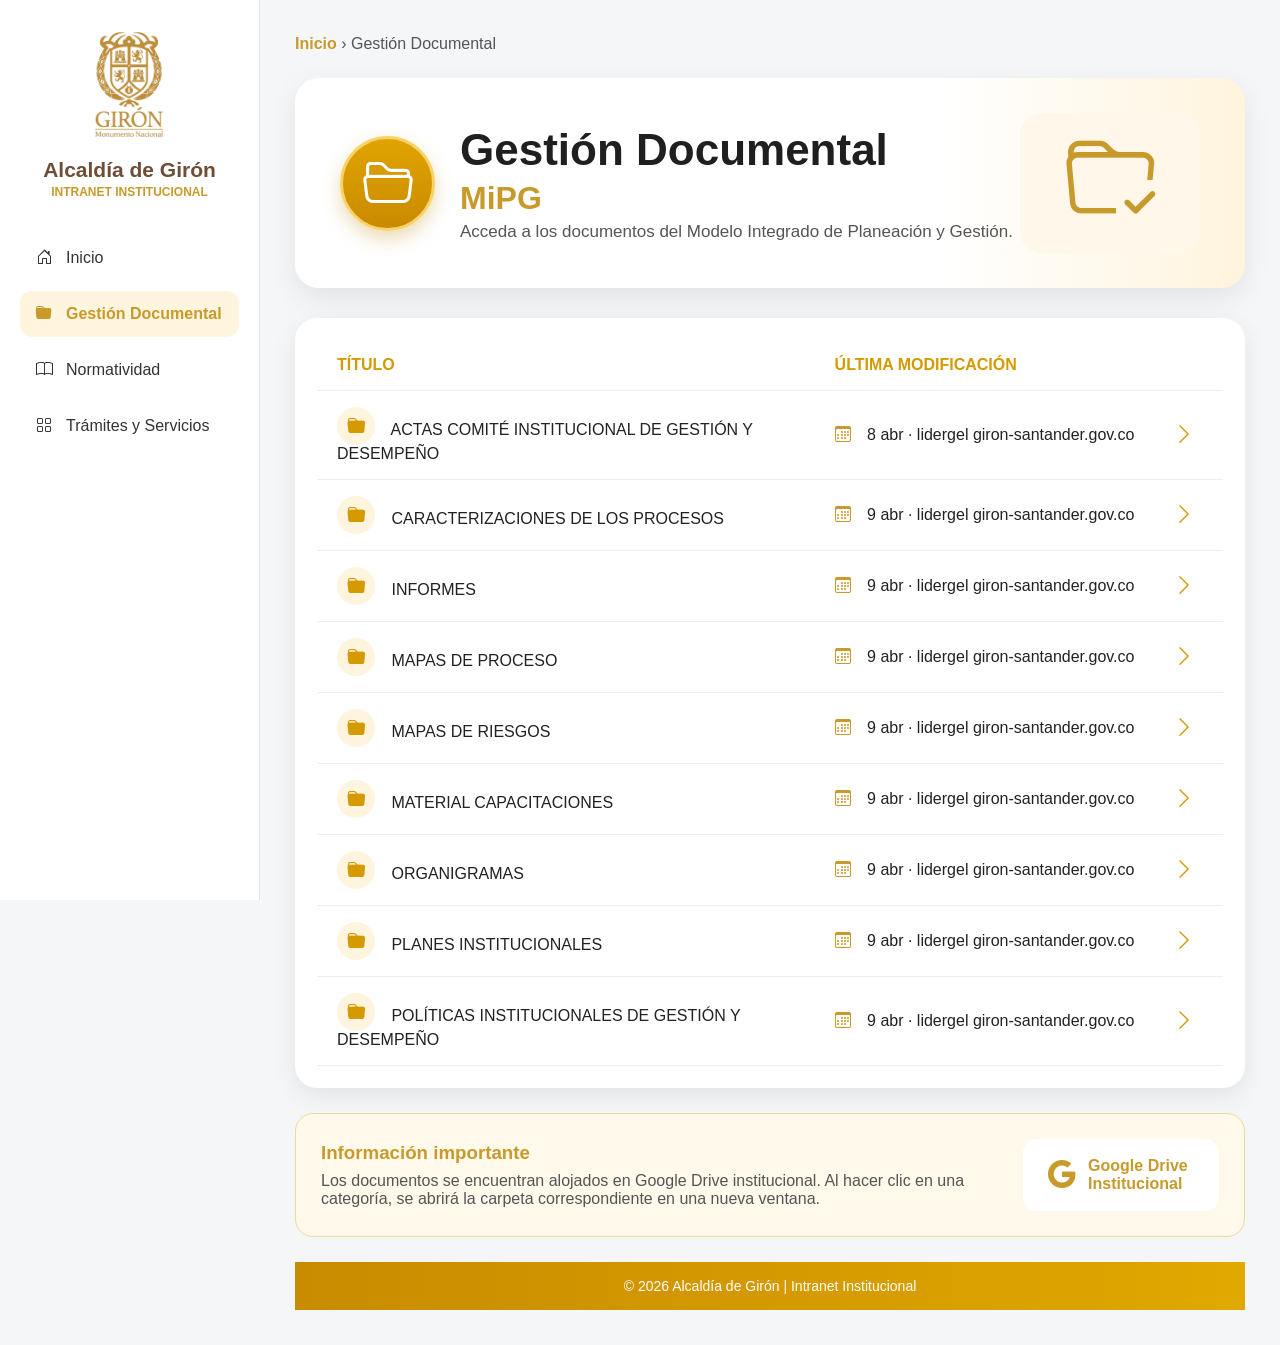
<file: pages/gestion-documental.html>
<!DOCTYPE html>
<html lang="es">
<head>
<meta charset="UTF-8">
<meta name="viewport" content="width=device-width, initial-scale=1.0">
<title>Gestión Documental - Intranet Girón</title>

<link rel="stylesheet" href="../styles.css">
<link rel="stylesheet" href="https://cdn.jsdelivr.net/npm/bootstrap-icons@1.13.1/font/bootstrap-icons.min.css">
</head>

<body>

<div class="pagina-gestion">

    <aside class="sidebar-gestion">

        <div class="logo-gestion-menu">
            <img src="../img/escudo.png" alt="Alcaldía de Girón">
            <h2>Alcaldía de Girón</h2>
            <span>INTRANET INSTITUCIONAL</span>
        </div>

        <a href="../index.html"><i class="bi bi-house-door"></i> Inicio</a>
        <a href="#" class="activo"><i class="bi bi-folder-fill"></i> Gestión Documental</a>
        <a href="#"><i class="bi bi-book"></i> Normatividad</a>
        <a href="#"><i class="bi bi-grid"></i> Trámites y Servicios</a>

    </aside>

    <main class="contenido-gestion">

        <div class="breadcrumb">
            <a href="../index.html">Inicio</a> › Gestión Documental
        </div>

        <section class="hero-doc">

            <div class="hero-doc-info">

    <div class="icono-doc">
    <i class="bi bi-folder2-open"></i>
</div>

    <div>
        <h1>Gestión Documental</h1>
        <h2>MiPG</h2>
        <p>Acceda a los documentos del Modelo Integrado de Planeación y Gestión.</p>
    </div>

</div>

            <div class="hero-doc-img">
                <i class="bi bi-folder-check"></i>
            </div>

        </section>

        <section class="tabla-doc">

            <div class="fila-doc encabezado-doc">
                <span>TÍTULO</span>
                <span>ÚLTIMA MODIFICACIÓN</span>
                <span></span>
            </div>

            <a href="#" target="_blank" class="fila-doc">
                <span><i class="bi bi-folder-fill"></i> ACTAS COMITÉ INSTITUCIONAL DE GESTIÓN Y DESEMPEÑO</span>
                <span><i class="bi bi-calendar3"></i> 8 abr · lidergel giron-santander.gov.co</span>
                <i class="bi bi-chevron-right"></i>
            </a>

            <a href="#" target="_blank" class="fila-doc">
                <span><i class="bi bi-folder-fill"></i> CARACTERIZACIONES DE LOS PROCESOS</span>
                <span><i class="bi bi-calendar3"></i> 9 abr · lidergel giron-santander.gov.co</span>
                <i class="bi bi-chevron-right"></i>
            </a>

            <a href="#" target="_blank" class="fila-doc">
                <span><i class="bi bi-folder-fill"></i> INFORMES</span>
                <span><i class="bi bi-calendar3"></i> 9 abr · lidergel giron-santander.gov.co</span>
                <i class="bi bi-chevron-right"></i>
            </a>

            <a href="#" target="_blank" class="fila-doc">
                <span><i class="bi bi-folder-fill"></i> MAPAS DE PROCESO</span>
                <span><i class="bi bi-calendar3"></i> 9 abr · lidergel giron-santander.gov.co</span>
                <i class="bi bi-chevron-right"></i>
            </a>

            <a href="#" target="_blank" class="fila-doc">
                <span><i class="bi bi-folder-fill"></i> MAPAS DE RIESGOS</span>
                <span><i class="bi bi-calendar3"></i> 9 abr · lidergel giron-santander.gov.co</span>
                <i class="bi bi-chevron-right"></i>
            </a>

            <a href="#" target="_blank" class="fila-doc">
                <span><i class="bi bi-folder-fill"></i> MATERIAL CAPACITACIONES</span>
                <span><i class="bi bi-calendar3"></i> 9 abr · lidergel giron-santander.gov.co</span>
                <i class="bi bi-chevron-right"></i>
            </a>

            <a href="#" target="_blank" class="fila-doc">
                <span><i class="bi bi-folder-fill"></i> ORGANIGRAMAS</span>
                <span><i class="bi bi-calendar3"></i> 9 abr · lidergel giron-santander.gov.co</span>
                <i class="bi bi-chevron-right"></i>
            </a>

            <a href="#" target="_blank" class="fila-doc">
                <span><i class="bi bi-folder-fill"></i> PLANES INSTITUCIONALES</span>
                <span><i class="bi bi-calendar3"></i> 9 abr · lidergel giron-santander.gov.co</span>
                <i class="bi bi-chevron-right"></i>
            </a>

            <a href="#" target="_blank" class="fila-doc">
                <span><i class="bi bi-folder-fill"></i> POLÍTICAS INSTITUCIONALES DE GESTIÓN Y DESEMPEÑO</span>
                <span><i class="bi bi-calendar3"></i> 9 abr · lidergel giron-santander.gov.co</span>
                <i class="bi bi-chevron-right"></i>
            </a>

        </section>

        <section class="info-doc">
            <div>
                <h3>Información importante</h3>
                <p>Los documentos se encuentran alojados en Google Drive institucional. Al hacer clic en una categoría, se abrirá la carpeta correspondiente en una nueva ventana.</p>
            </div>

            <a href="https://drive.google.com/drive/u/3/home" target="_blank" class="drive-doc">
                <i class="bi bi-google"></i>
                <span>Google Drive Institucional</span>
            </a>
        </section>

        <footer class="footer-doc">
            © 2026 Alcaldía de Girón | Intranet Institucional
        </footer>

    </main>

</div>

</body>
</html>
</file>
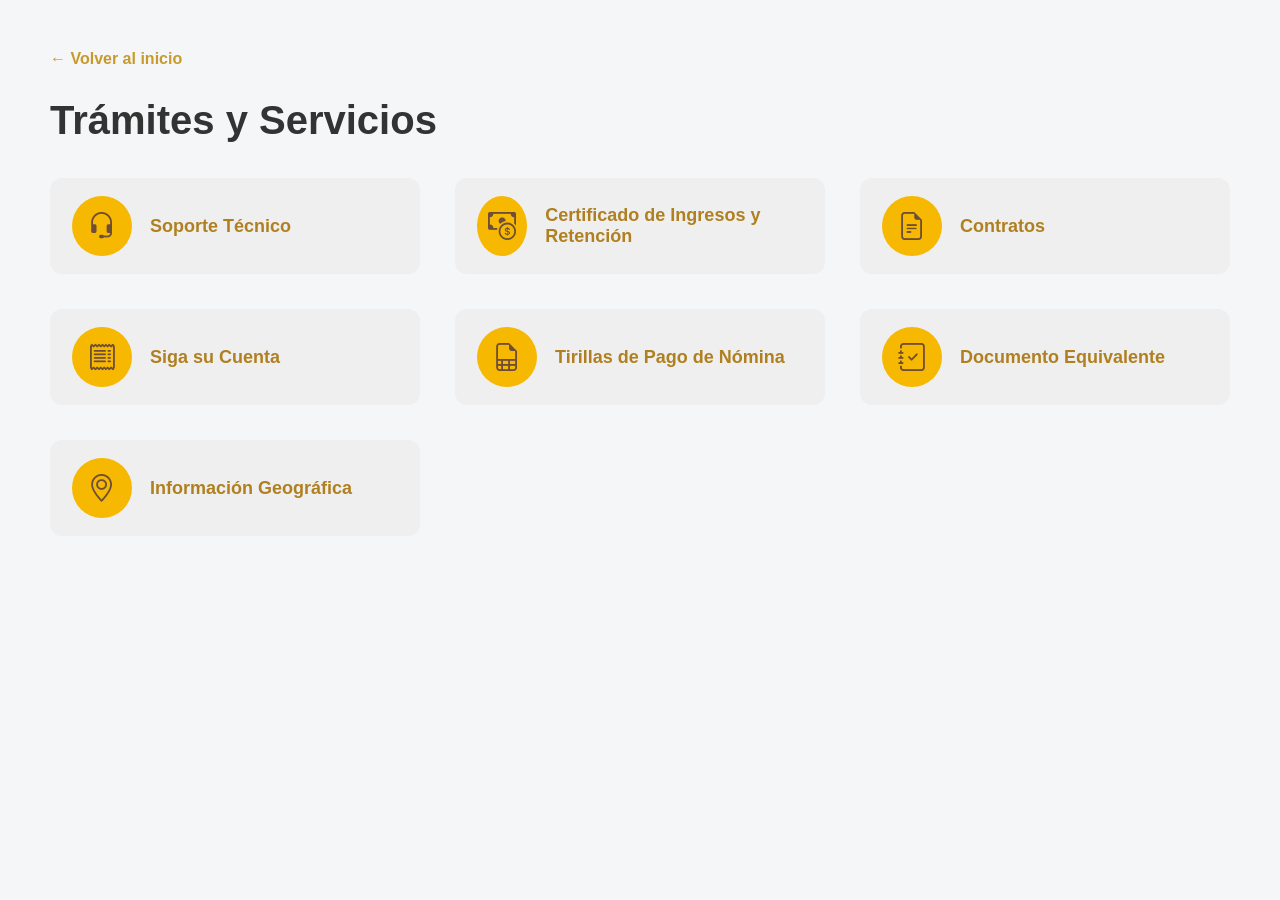
<file: pages/tramites-servicios.html>
<!DOCTYPE html>
<html lang="es">
<head>
<meta charset="UTF-8">
<meta name="viewport" content="width=device-width, initial-scale=1.0">
<title>Trámites y Servicios</title>
<link rel="stylesheet" href="../styles.css">
<link rel="stylesheet" href="https://cdn.jsdelivr.net/npm/bootstrap-icons@1.13.1/font/bootstrap-icons.min.css">
</head>

<body>

<div class="pagina-tramites">

    <a href="../index.html" class="volver">← Volver al inicio</a>

    <h1>Trámites y Servicios</h1>

    <section class="servicios-grid">

        <a href="http://apps.giron-santander.gov.co/bdme/soporte/"
   class="servicio-btn"
   target="_blank">
    <i class="bi bi-headset"></i>
    <span>Soporte Técnico</span>
</a>

        <a href="https://ecogd.giron-santander.gov.co/gddian/"
   class="servicio-btn"
   target="_blank">
    <i class="bi bi-cash-coin"></i>
    <span>Certificado de Ingresos y Retención</span>
</a>

        <a href="https://ecogd.giron-santander.gov.co/contratos/"
   class="servicio-btn"
   target="_blank">
    <i class="bi bi-file-earmark-text"></i>
    <span>Contratos</span>
</a>

        <a href="https://ecogd.giron-santander.gov.co/cuentasgiron/"
   class="servicio-btn"
   target="_blank">
    <i class="bi bi-receipt"></i>
    <span>Siga su Cuenta</span>
</a>

        <a href="https://ecogd.giron-santander.gov.co/gdpagos/index.php"
   class="servicio-btn"
   target="_blank">
    <i class="bi bi-file-earmark-spreadsheet"></i>
    <span>Tirillas de Pago de Nómina</span>
</a>

        <a href="https://ecogd.giron-santander.gov.co/proveedores_alcgiron/"
   class="servicio-btn"
   target="_blank">
    <i class="bi bi-journal-check"></i>
    <span>Documento Equivalente</span>
</a>

        <a href="https://giron-santander.gov.co/Transparencia/Paginas/Directorio-institucional-localizacion-fisica-sucursales-o-regionales-horarios-y-dias-de-atencion-al-publico.aspx"
   class="servicio-btn"
   target="_blank">
    <i class="bi bi-geo-alt"></i>
    <span>Información Geográfica</span>
</a>

    </section>

</div>

</body>
</html>
</file>
<file: styles.css>
*{
    margin:0;
    padding:0;
    box-sizing:border-box;
    font-family:Arial, Helvetica, sans-serif;
}

body{
    background:#F5F6F8;
    color:#222;
}

.container{
    display:flex;
    min-height:100vh;
}

/* MENÚ */

.sidebar{
    width:260px;
    min-height:100vh;
    background:#fff;
    border-right:1px solid #ddd;
    padding:25px 20px;
    position:fixed;
    left:0;
    top:0;
}

.logo{
    text-align:center;
    margin-bottom:35px;
}

.logo img{
    width:115px;
    margin-bottom:12px;
}

.logo h2{
    color:#6F4E37;
    font-size:22px;
    margin-bottom:5px;
}

.logo span{
    color:#C89A2B;
    font-size:12px;
    font-weight:bold;
    letter-spacing:1px;
}

.menu{
    list-style:none;
}

.menu li{
    margin-bottom:10px;
}

.menu a{
    display:flex;
    align-items:center;
    gap:14px;
    text-decoration:none;
    color:#333;
    padding:14px 16px;
    border-radius:12px;
    font-size:16px;
}

.menu li.activo a,
.menu a:hover{
    background:#C89A2B;
    color:#fff;
}

/* CONTENIDO */

.main{
    margin-left:260px;
    width:calc(100% - 260px);
}

/* BARRA SUPERIOR */

.topbar{
    background:#fff;
    height:75px;
    padding:18px 35px;
    display:flex;
    justify-content:space-between;
    align-items:center;
    box-shadow:0 2px 10px rgba(0,0,0,.05);
}

.search input{
    width:430px;
    padding:13px 20px;
    border:1px solid #ddd;
    border-radius:30px;
    outline:none;
}

.user{
    font-weight:bold;
    color:#333;
}

/* BANNER */

.hero{
    margin:30px;
    height:300px;
    border-radius:20px;
    padding:60px;
    color:#fff;

    background:
    linear-gradient(
        rgba(0,0,0,.60),
        rgba(111,78,55,.45)
    ),
    url("img/banner.jpg");

    background-size:cover;
    background-position:center;
    display:flex;
    align-items:center;
}

.hero h1{
    font-size:48px;
    margin-bottom:18px;
    max-width:750px;
}

.hero p{
    font-size:20px;
    line-height:1.5;
    max-width:700px;
}

/* TARJETAS */

.cards{
    display:grid;
    grid-template-columns:repeat(4, minmax(220px,1fr));
    gap:25px;
    padding:30px;

}

.card{
    background:#fff;
    border-radius:18px;
    padding:30px 20px;
    text-align:center;
    box-shadow:0 6px 18px rgba(0,0,0,.08);

    display:flex;
    flex-direction:column;
    justify-content:space-between;

    min-height:330px;
}
.card{
    background:#fff;
    border-radius:18px;
    padding:30px 20px;
    text-align:center;
    box-shadow:0 6px 18px rgba(0,0,0,.08);

    display:flex;
    flex-direction:column;
    justify-content:space-between;

    min-height:330px;
}

/* PEGA AQUÍ */

.card h3{
    font-size:18px;
    margin:15px 0 10px;
    min-height:50px;
}

.card p{
    color:#555;
    line-height:1.5;
    min-height:70px;
}

.btn-card{
    margin-top:auto;
}

.card:hover{
    transform:translateY(-6px);
}

.card:hover{
    transform:translateY(-6px);
}

.icono-card{
    width:85px;
    height:85px;
    margin:0 auto 20px;
    border-radius:50%;
    background:#FFF4DD;
    display:flex;
    align-items:center;
    justify-content:center;
}

.icono-card i{
    font-size:42px;
    color:#C89A2B;
}

.card h3{
    font-size:22px;
    margin-bottom:12px;
}

.card p{
    color:#555;
    line-height:1.5;
    min-height:48px;
}

.btn-card{
    margin-top:22px;
    background:#C89A2B;
    color:#fff;
    border:none;
    padding:12px 28px;
    border-radius:10px;
    font-weight:bold;
    cursor:pointer;
}

.btn-card:hover{
    background:#8A4B1E;
}

/* NOTICIAS Y COMUNICADOS */

.paneles{
    display:grid;
    grid-template-columns:1fr 1fr;
    gap:25px;
    padding:0 30px 30px;
}

.panel{
    background:#fff;
    border-radius:18px;
    padding:25px;
    box-shadow:0 6px 18px rgba(0,0,0,.08);
}

.titulo-panel{
    display:flex;
    justify-content:space-between;
    align-items:center;
    margin-bottom:20px;
}

.titulo-panel h2{
    font-size:24px;
}

.titulo-panel a{
    color:#C89A2B;
    font-weight:bold;
    text-decoration:none;
}

.contenido-panel{
    display:flex;
    align-items:center;
    gap:20px;
}

.contenido-panel img{
    width:180px;
    height:120px;
    object-fit:cover;
    border-radius:12px;
}

.contenido-panel h3{
    margin-bottom:10px;
}

.contenido-panel p{
    color:#555;
    line-height:1.5;
    margin-bottom:10px;
}

.icono-comunicado{
    width:90px;
    height:90px;
    border-radius:50%;
    background:#FFF4DD;
    display:flex;
    align-items:center;
    justify-content:center;
}

.icono-comunicado i{
    font-size:42px;
    color:#C89A2B;
}
.pagina-tramites{
    max-width:1400px;
    margin:auto;
    padding:50px;

}

.volver{
    display:inline-block;
    margin-bottom:30px;
    color:#C89A2B;
    text-decoration:none;
    font-weight:bold;
}

.pagina-tramites h1{
    font-size:40px;
    margin-bottom:35px;
    color:#333;
}

.servicios-grid{
    display:grid;
    grid-template-columns:repeat(3,1fr);
    gap:35px;
}

.servicio-btn{
    display:flex;
    align-items:center;
    gap:18px;
    background:#EFEFEF;
    border-radius:12px;
    padding:18px 22px;
    text-decoration:none;
    color:#B08020;
    font-size:18px;
    font-weight:bold;
    transition:.3s;
}

.servicio-btn i{
    width:60px;
    height:60px;
    background:#F6B800;
    color:#6F4E37;
    border-radius:50%;
    display:flex;
    align-items:center;
    justify-content:center;
    font-size:28px;
}

.servicio-btn:hover{
    transform:translateY(-5px);
    box-shadow:0 8px 20px rgba(0,0,0,.12);
}
/* =========================
   RESPONSIVE - CELULAR
========================= */

@media (max-width: 768px){

    .container{
        display:block;
    }

    .sidebar{
        position:relative;
        width:100%;
        min-height:auto;
        border-right:none;
        border-bottom:1px solid #ddd;
    }

    .logo img{
        width:85px;
    }

    .menu{
        display:grid;
        grid-template-columns:1fr 1fr;
        gap:8px;
    }

    .menu li{
        margin-bottom:0;
    }

    .menu a{
        font-size:14px;
        padding:12px;
    }

    .main{
        margin-left:0;
        width:100%;
    }

    .topbar{
        flex-direction:column;
        gap:15px;
        height:auto;
        padding:20px;
    }

    .search input{
        width:100%;
    }

    .hero{
        margin:20px;
        height:auto;
        padding:35px 25px;
    }

    .hero h1{
        font-size:32px;
    }

    .hero p{
        font-size:16px;
    }

    .cards{
        grid-template-columns:1fr;
        padding:20px;
    }

    .paneles{
        grid-template-columns:1fr;
        padding:20px;
    }

    .contenido-panel{
        flex-direction:column;
        align-items:flex-start;
    }

    .contenido-panel img{
        width:100%;
        height:auto;
    }

    .servicios-grid{
        grid-template-columns:1fr;
    }

    .pagina-tramites{
        padding:25px;
    }
}
/* =============================
   GESTIÓN DOCUMENTAL
============================= */

.pagina-gestion{
    padding:45px;
    background:#F5F6F8;
    min-height:100vh;
}

.encabezado-gestion{
    display:flex;
    align-items:center;
    gap:25px;
    margin-bottom:35px;
}

.icono-gestion{
    width:95px;
    height:95px;
    border-radius:50%;
    background:#C89A2B;
    color:white;
    display:flex;
    align-items:center;
    justify-content:center;
    font-size:42px;
}

.encabezado-gestion h1{
    font-size:42px;
    color:#222;
}

.encabezado-gestion h2{
    color:#C89A2B;
    font-size:30px;
    margin:5px 0;
}

.encabezado-gestion p{
    color:#555;
    font-size:17px;
}

.tabla-documental{
    background:white;
    border-radius:18px;
    padding:20px;
    box-shadow:0 6px 18px rgba(0,0,0,.08);
}

.fila{
    display:grid;
    grid-template-columns:1.5fr 1fr;
    align-items:center;
    gap:20px;
    padding:17px 20px;
    border-bottom:1px solid #eee;
    text-decoration:none;
    color:#222;
    transition:.3s;
}

.fila:hover{
    background:#FFF7E8;
}

.fila i{
    color:#C89A2B;
    margin-right:12px;
}

.encabezado-tabla{
    color:#C89A2B;
    font-weight:bold;
}

.info-drive{
    margin-top:25px;
    background:#FFF9EC;
    border:1px solid #F0D99A;
    border-radius:18px;
    padding:25px;
    display:flex;
    justify-content:space-between;
    align-items:center;
}

.info-drive h3{
    color:#C89A2B;
    margin-bottom:8px;
}

.info-drive p{
    color:#555;
}

.drive-box{
    background:white;
    border-radius:14px;
    padding:18px 25px;
    color:#C89A2B;
    font-weight:bold;
    display:flex;
    align-items:center;
    gap:12px;
}

.drive-box i{
    font-size:28px;
}
.logo-gestion img{

    width:90px;

}

.titulo-gestion{

    flex:1;

}
/* ===== GESTIÓN DOCUMENTAL FINAL ===== */

.pagina-gestion{
    display:flex;
    background:#F5F6F8;
    min-height:100vh;
    padding:0;
}

.sidebar-gestion{
    width:260px;
    background:#fff;
    min-height:100vh;
    padding:25px 20px;
    border-right:1px solid #E5E5E5;
    position:fixed;
    left:0;
    top:0;
}

.logo-gestion-menu{
    text-align:center;
    margin-bottom:35px;
}

.logo-gestion-menu img{
    width:105px;
    margin-bottom:10px;
}

.logo-gestion-menu h2{
    color:#6F4E37;
    font-size:21px;
}

.logo-gestion-menu span{
    color:#C89A2B;
    font-size:12px;
    font-weight:bold;
}

.sidebar-gestion a{
    display:flex;
    align-items:center;
    gap:14px;
    padding:14px 16px;
    margin-bottom:10px;
    color:#333;
    text-decoration:none;
    border-radius:12px;
    font-size:16px;
}

.sidebar-gestion a:hover,
.sidebar-gestion a.activo{
    background:#FFF4DD;
    color:#C89A2B;
    font-weight:bold;
}

.contenido-gestion{
    margin-left:260px;
    width:calc(100% - 260px);
    padding:35px;
}

.breadcrumb{
    margin-bottom:20px;
    color:#555;
}

.breadcrumb a{
    color:#C89A2B;
    text-decoration:none;
    font-weight:bold;
}

.hero-doc{
    background:linear-gradient(90deg,#fff 68%,#FFF4DD 100%);
    border-radius:24px;
    padding:35px 45px;
    display:flex;
    align-items:center;
    justify-content:space-between;
    margin-bottom:30px;
    box-shadow:0 10px 28px rgba(0,0,0,.08);
}

.hero-doc-info{
    display:flex;
    align-items:center;
    gap:25px;
}

.icono-doc{
    width:95px;
    height:95px;
    border:3px solid #F7D36A;
    background:linear-gradient(180deg,#E0A400,#C98A00);
    color:#fff;
    display:flex;
    align-items:center;
    justify-content:center;
    font-size:42px;
    box-shadow:0 8px 18px rgba(200,154,43,.35);
}
.icono-doc img{
    width:58px;
    height:auto;
}

.hero-doc h1{
    font-size:44px;
    color:#1f1f1f;
}

.hero-doc h2{
    color:#C89A2B;
    font-size:32px;
    margin:5px 0;
}

.hero-doc p{
    color:#555;
    font-size:17px;
}

.hero-doc-img{
    width:180px;
    height:140px;
    background:#FFF8EA;
    border-radius:22px;
    display:flex;
    align-items:center;
    justify-content:center;
}

.hero-doc-img i{
    font-size:90px;
    color:#C89A2B;
}

.tabla-doc{
    background:#fff;
    border-radius:22px;
    padding:22px;
    box-shadow:0 8px 24px rgba(0,0,0,.08);
}

.fila-doc{
    display:grid;
    grid-template-columns:1.5fr 1fr 30px;
    align-items:center;
    gap:20px;
    padding:16px 20px;
    border-bottom:1px solid #eee;
    color:#222;
    text-decoration:none;
    transition:.25s;
}

.fila-doc:hover{
    background:#FFF7E8;
    transform:translateX(4px);
}

.fila-doc i{
    color:#C89A2B;
    margin-right:12px;
}

.encabezado-doc{
    color:#C89A2B;
    font-weight:bold;
    text-transform:uppercase;
}

.info-doc{
    margin-top:25px;
    background:#FFF9EC;
    border:1px solid #F0D99A;
    border-radius:18px;
    padding:25px;
    display:flex;
    justify-content:space-between;
    align-items:center;
}

.info-doc h3{
    color:#C89A2B;
    margin-bottom:8px;
}

.info-doc p{
    color:#555;
}

.drive-doc{
    background:#fff;
    border-radius:14px;
    padding:18px 25px;
    color:#C89A2B;
    font-weight:bold;
    display:flex;
    align-items:center;
    gap:12px;
    text-decoration:none;
    transition:.3s;
}

.drive-doc:hover{
    background:#FFF4DD;
    transform:translateY(-3px);
}

.drive-doc i{
    font-size:28px;
}

.footer-doc{
    text-align:center;
    margin-top:25px;
    color:#777;
    font-size:14px;
}
.hero-doc{
    margin-top:25px;
}
/* ===== AJUSTES FINALES GESTIÓN DOCUMENTAL ===== */

/* Icono principal carpeta más amarillo ocre */
.icono-doc{
    background:linear-gradient(135deg,#D49A00,#F2B705) !important;
    color:#fff !important;
}

/* Iconos de carpetas de cada fila */
.fila-doc > span:first-child i{
    background:#FFF4DD !important;
    color:#D49A00 !important;
    width:38px !important;
    height:38px !important;
    border-radius:50% !important;
    display:inline-flex !important;
    align-items:center !important;
    justify-content:center !important;
    font-size:18px !important;
}

/* Flecha final */
.fila-doc > i{
    color:#D49A00 !important;
    font-size:22px !important;
}

/* Encabezados */
.encabezado-doc{
    color:#D49A00 !important;
}

/* Pie de página amarillo ocre */
.footer-doc{
    background:linear-gradient(90deg,#C98B00,#E0A800) !important;
    color:#fff !important;
    padding:16px !important;
    border-radius:0 !important;
    margin-top:25px !important;
    text-align:center !important;
    font-weight:500 !important;
}
.icono-doc{
    border-radius:50% !important;
    background:linear-gradient(180deg,#E0A400,#C98A00) !important;
    border:3px solid #F7D36A !important;
}

.icono-doc i{
    color:#fff !important;
    font-size:50px !important;
}
</file>
